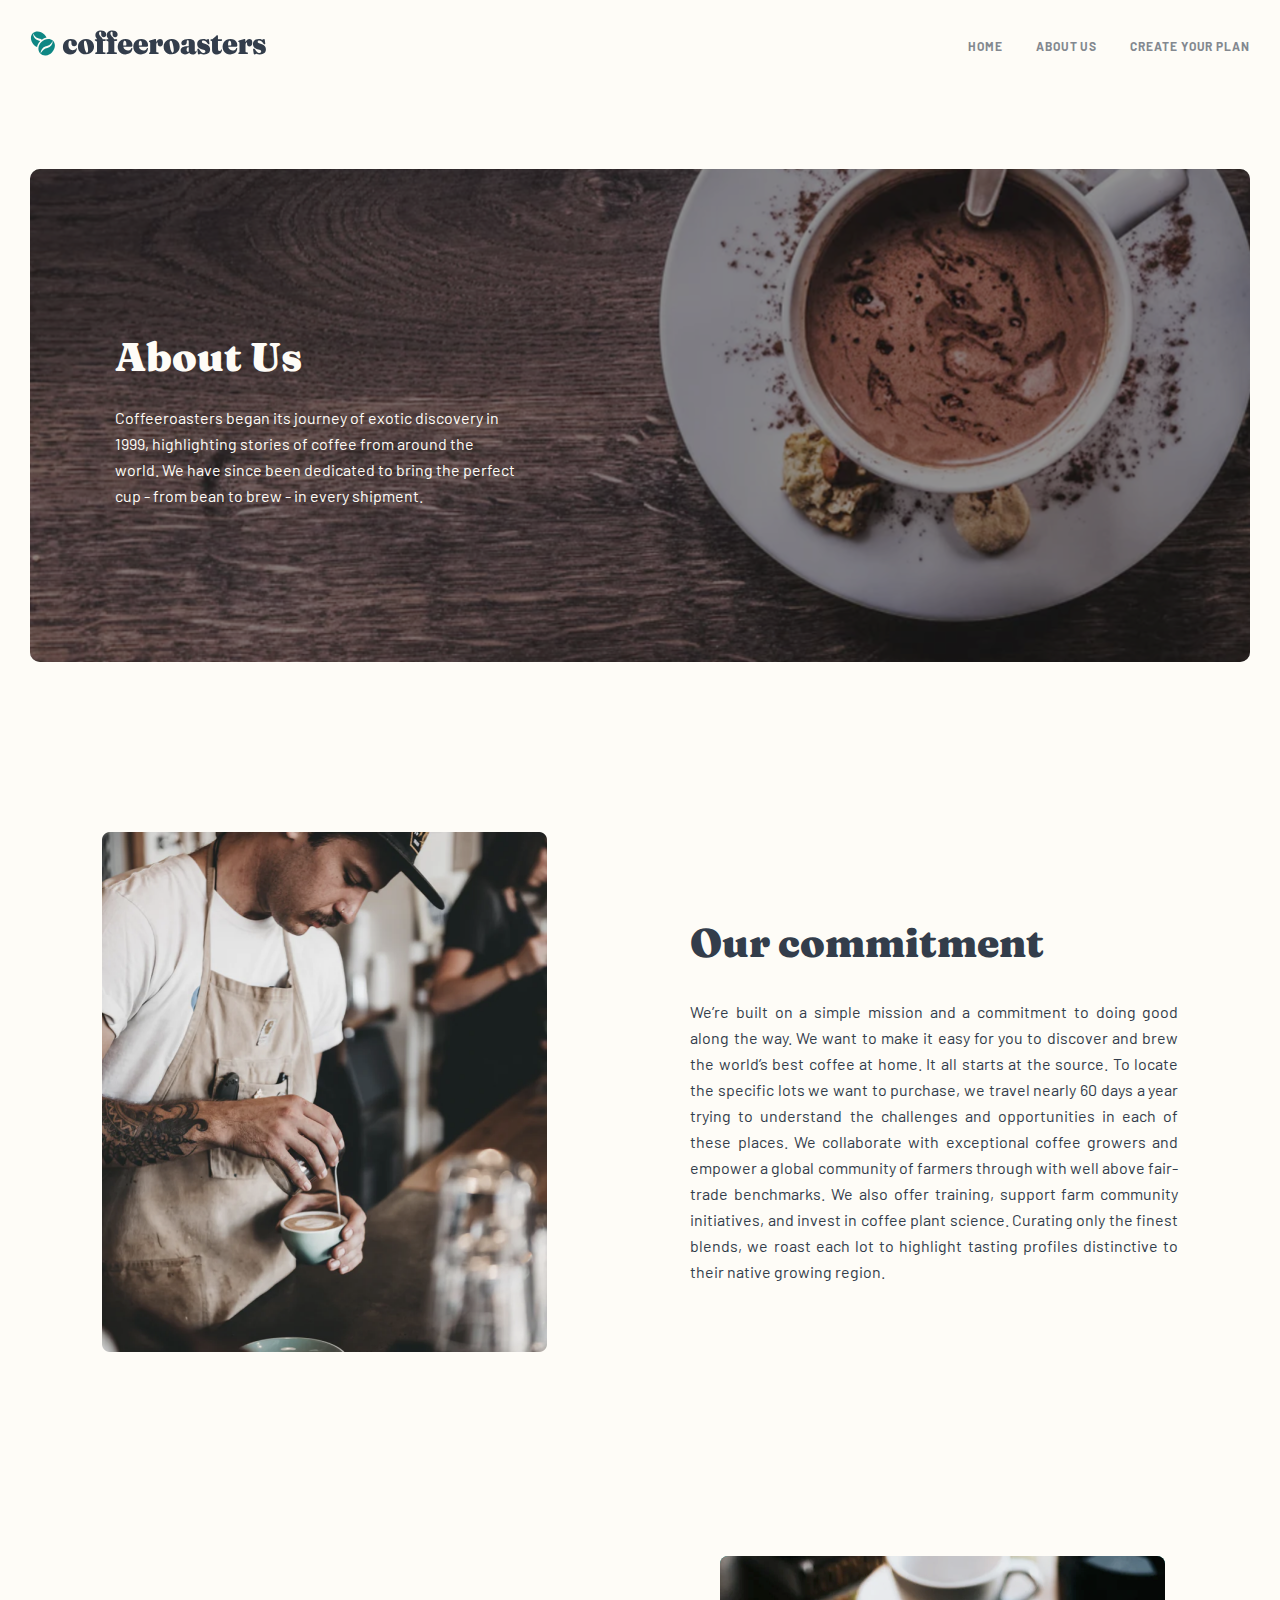
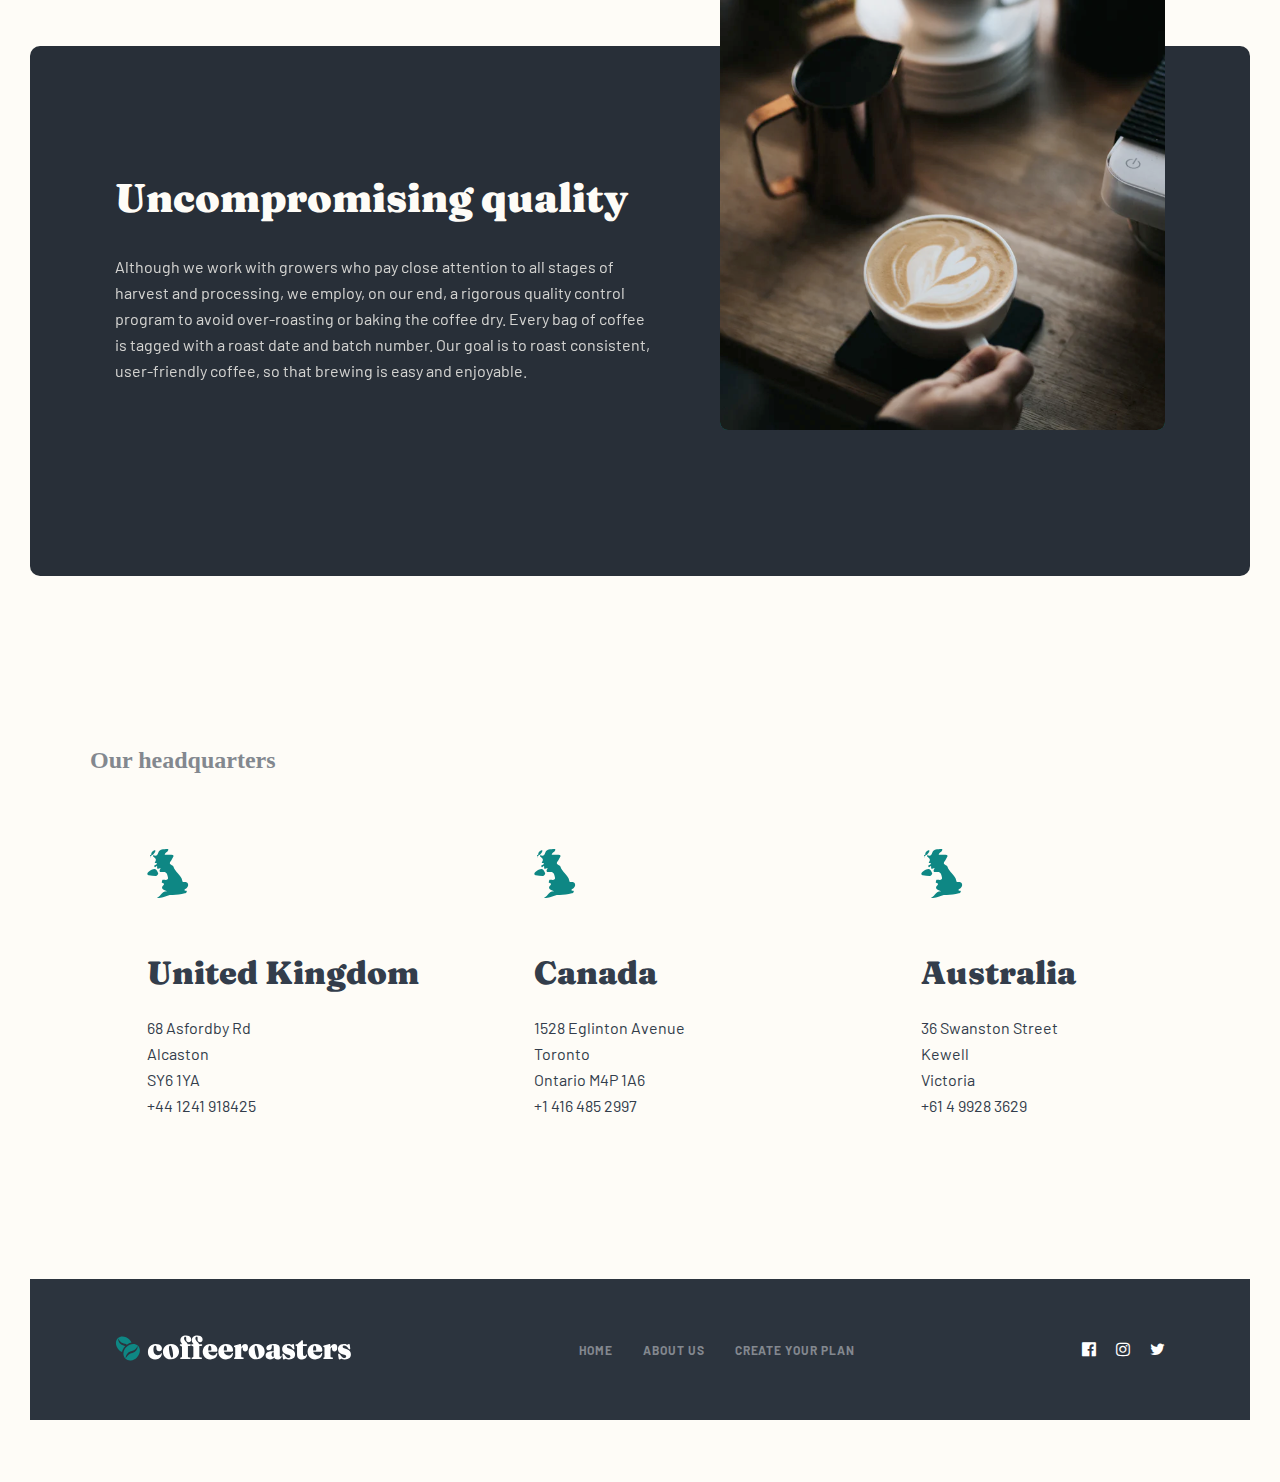
<file: about.html>
<!DOCTYPE html>
<html lang="en">

<head>
    <meta charset="UTF-8">
    <meta http-equiv="X-UA-Compatible" content="IE=edge">
    <meta name="viewport" content="width=device-width, initial-scale=1.0">
    <title>cofee</title>
    <link href="https://maxcdn.bootstrapcdn.com/font-awesome/4.7.0/css/font-awesome.min.css" rel="stylesheet"
        integrity="sha384-wvfXpqpZZVQGK6TAh5PVlGOfQNHSoD2xbE+QkPxCAFlNEevoEH3Sl0sibVcOQVnN" crossorigin="anonymous">
    <link rel="stylesheet" href="./css/about.css">
</head>

<body>
    <!-- header start  -->
    <header>
        <div class="container">
            <nav>
                <div class="nav-logo">
                    <a href="./about.html">
                        <img src="./images/logo.svg" alt="site-logo">
                    </a>
                </div>
                <div class="navbar">
                    <ul class="navbar__list">
                        <li class="navbar__item" href="./index.html">
                            <a class="mr" id="home" href="./index.html">
                            
                                HOME
                            </a>
                        </li>
                        <li class="navbar__item" href="./about.html">
                            <a   id="about" href="./about.html">
                            
                                ABOUT US
                            </a>
                        </li>
                        <li class="navbar__item" href="./plan.html">
                            <a id="plan" href="./plan.html">
                                Create your plan
                            </a>
                        </li>
                    </ul>
                </div>
                <button class="bar">
                    <i class="fa fa-bars" aria-hidden="true"></i>
                </button>
            </nav>
        </div>
    </header>
    <!-- header end  -->
    <!-- main start  -->
    <main>
        <section class="hero-wrapper">
            <div class="container">
                <div class="hero">
                    <div class="hero_text">
                        <h1>
                            About Us
                        </h1>
                        <p>
                            Coffeeroasters began its journey of exotic discovery in 1999, highlighting stories of coffee
                            from around the world. We have since been dedicated to bring the perfect cup - from bean to
                            brew - in every shipment.
                        </p>
                    </div>
                </div>
            </div>
        </section>
        <section class="info-wrapper">
            <div class="container">
                <div class="info">
                    <div class="info__img">
                        <img src="./images/info-img.png" alt="info-picture">
                    </div>
                    <div class="info__text">
                        <h2>
                            Our commitment
                        </h2>
                        <p>We’re built on a simple mission and a commitment to doing good along the way. We want to make
                            it easy for you to discover and brew the world’s best coffee at home. It all starts at the
                            source. To locate the specific lots we want to purchase, we travel nearly 60 days a year
                            trying to understand the challenges and opportunities in each of these places. We
                            collaborate with exceptional coffee growers and empower a global community of farmers
                            through with well above fair-trade benchmarks. We also offer training, support farm
                            community initiatives, and invest in coffee plant science. Curating only the finest blends,
                            we roast each lot to highlight tasting profiles distinctive to their native growing region.
                        </p>
                    </div>
                </div>
            </div>
        </section>
        <section class="quality-wrapper">
            <div class="container">
                <div class="quality">
                    <div class="quality__text">
                        <h3>Uncompromising quality</h3>
                        <p>Although we work with growers who pay close attention to all stages of harvest and
                            processing, we employ, on our end, a rigorous quality control program to avoid over-roasting
                            or baking the coffee dry. Every bag of coffee is tagged with a roast date and batch number.
                            Our goal is to roast consistent, user-friendly coffee, so that brewing is easy and
                            enjoyable.</p>
                    </div>
                    <div class="quality__img">
                        <img class="img-desktop" src="./images/quality-img.svg"  alt="">
                    </div>
                </div> 
                <div class="quality-media">
                    <div class="quality-media__img">
                        <img class="img-tablet" src="./images/quality-img-tablet.png" alt="">
                    </div>
                    <div class="quality-media__text">
                        <h3>Uncompromising quality</h3>
                        <p>Although we work with growers who pay close attention to all stages of harvest and
                            processing, we employ, on our end, a rigorous quality control program to avoid over-roasting
                            or baking the coffee dry. Every bag of coffee is tagged with a roast date and batch number.
                            Our goal is to roast consistent, user-friendly coffee, so that brewing is easy and
                            enjoyable.</p>
                    </div>
                </div>
            </div>  
        </section>
        <section class="country-wrappre">
            <div class="container">
                <div class="country">
                    <h4>
                        Our headquarters
                    </h4>
                    <div class="country__box-wrapper">
                        <div class="country__box">
                            <img src="./images/kingdom.svg" alt="united-kingdom-maps">
                            <h5>
                                United Kingdom
                            </h5>
                            <p>68  Asfordby Rd
                                <br>
                                Alcaston
                                <br>
                                SY6 1YA
                                <br>
                                +44 1241 918425</p>
                        </div> <div class="country__box">
                            <img src="./images/canada.svg" alt="united-kingdom-maps">
                            <h5>
                                Canada
                            </h5>
                            <p>1528  Eglinton Avenue
                                <br>
                                Toronto
                                <br>
                                Ontario M4P 1A6
                                <br>
                                +1 416 485 2997</p>
                        </div> <div class="country__box">
                            <img src="./images/kingdom.svg" alt="united-kingdom-maps">
                            <h5>
                                Australia
                            </h5>
                            <p>36 Swanston Street
                                <br>
                                Kewell
                                <br>
                                Victoria
                                <br>
                                +61 4 9928 3629</p>
                        </div>
                    </div>
                </div>
            </div>
        </section>
    </main>
    <!-- main end  -->
     <!-- footer start  -->
     <footer>
        <div class="container">
            <div class="footer">
                <div class="footer__logo">
                    <a href="./about.html">
                        <img src="./images/footer-logo.svg" alt="logo">
                    </a>
                </div>
                <div class="footer__navbar">
                    <ul class="footer__navbar-list">
                        <li class="footer__navbar-item" href="./index.html">
                            <a href="./index.html">
                                HOME
                        </a>
                    </li>
                        <li class="footer__navbar-item" href="./about.html">
                            <a href="./about.html">
                                ABOUT US
                        </a>
                    </li>
                        <li class="footer__navbar-item" href="./plan.html">
                            <a href="./plan.html">
                                Create your plan
                        </a>
                    </li>
                    </ul>
                </div>
                <div class="footer__icons">
                    <a href="#">
                        <i class="fa fa-facebook-official" aria-hidden="true"></i>
                    </a>
                    <a href="#">
                        <i class="fa fa-instagram" aria-hidden="true"></i>
                    </a>
                    <a href="#">
                        <i class="fa fa-twitter" aria-hidden="true"></i>
                    </a>
                </div>
            </div>
        </div>
    </footer>
    <!-- footer end  -->
</body>

</html>
</file>
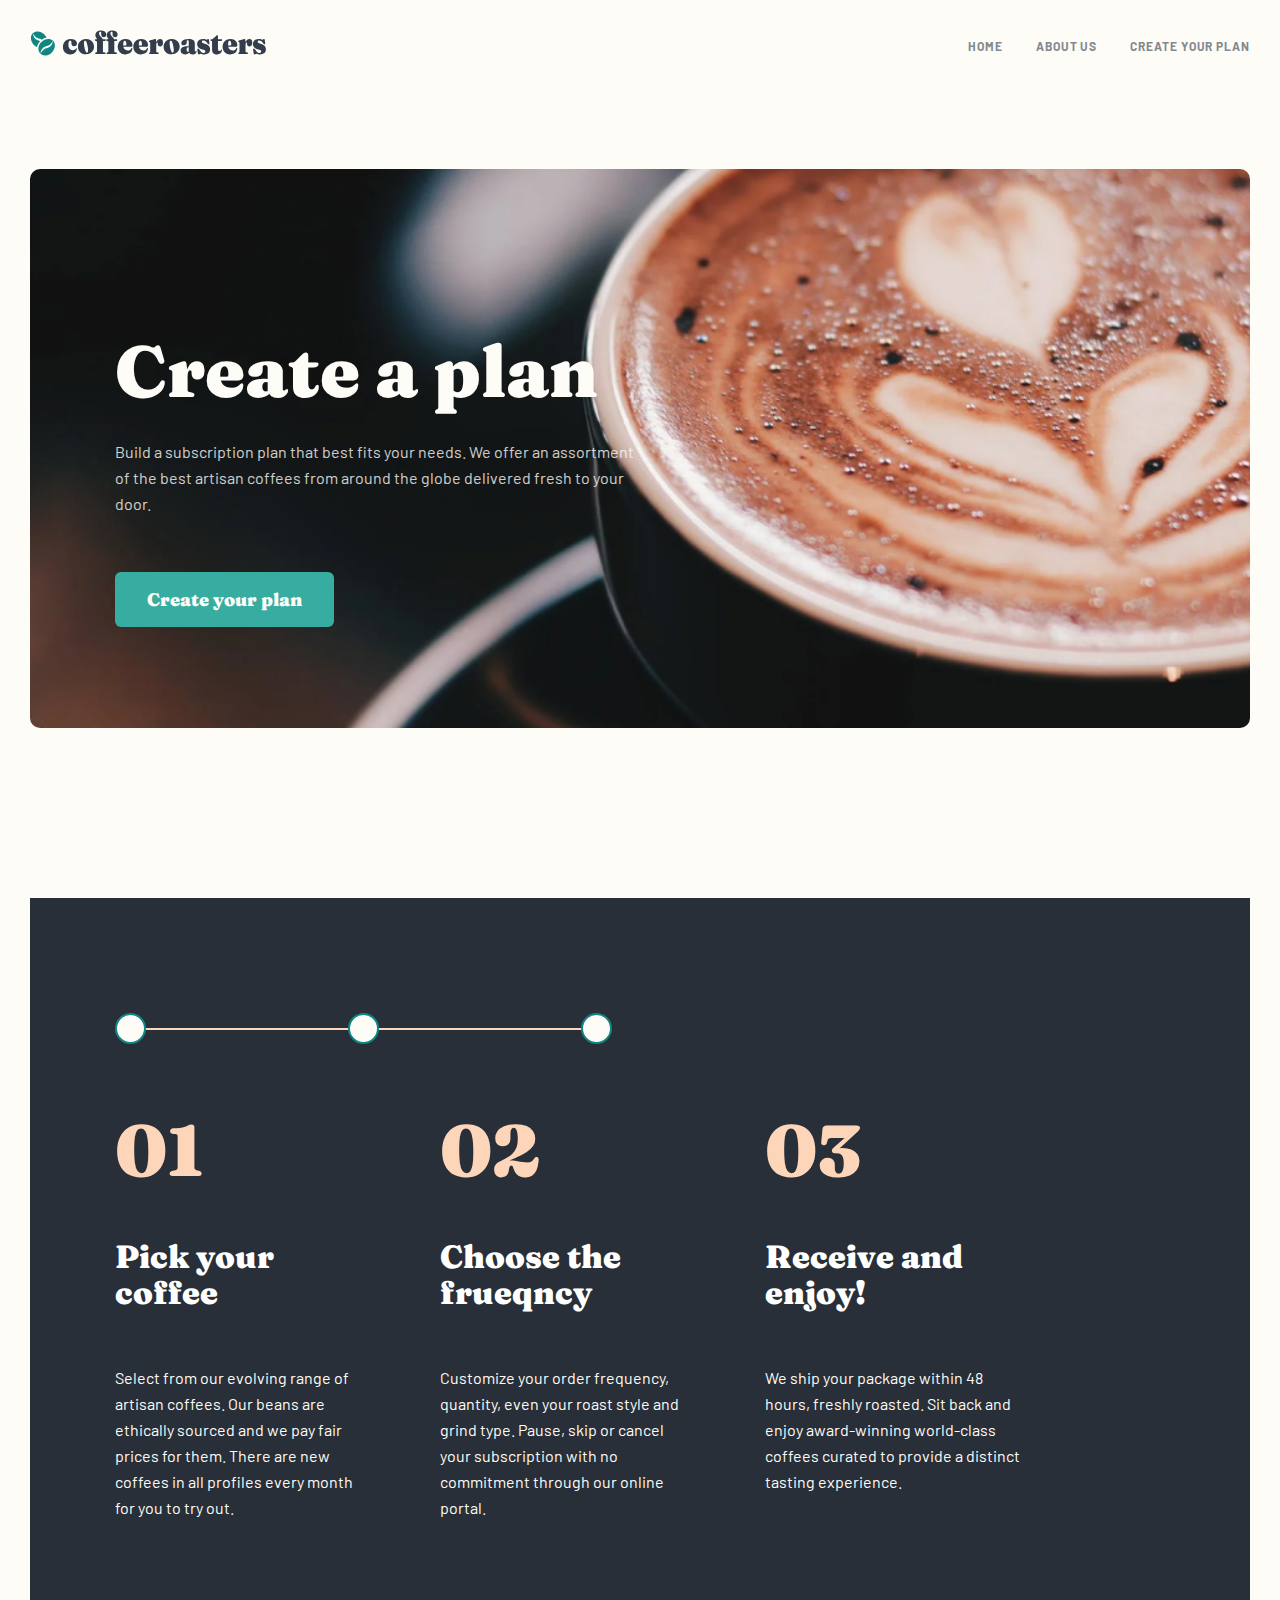
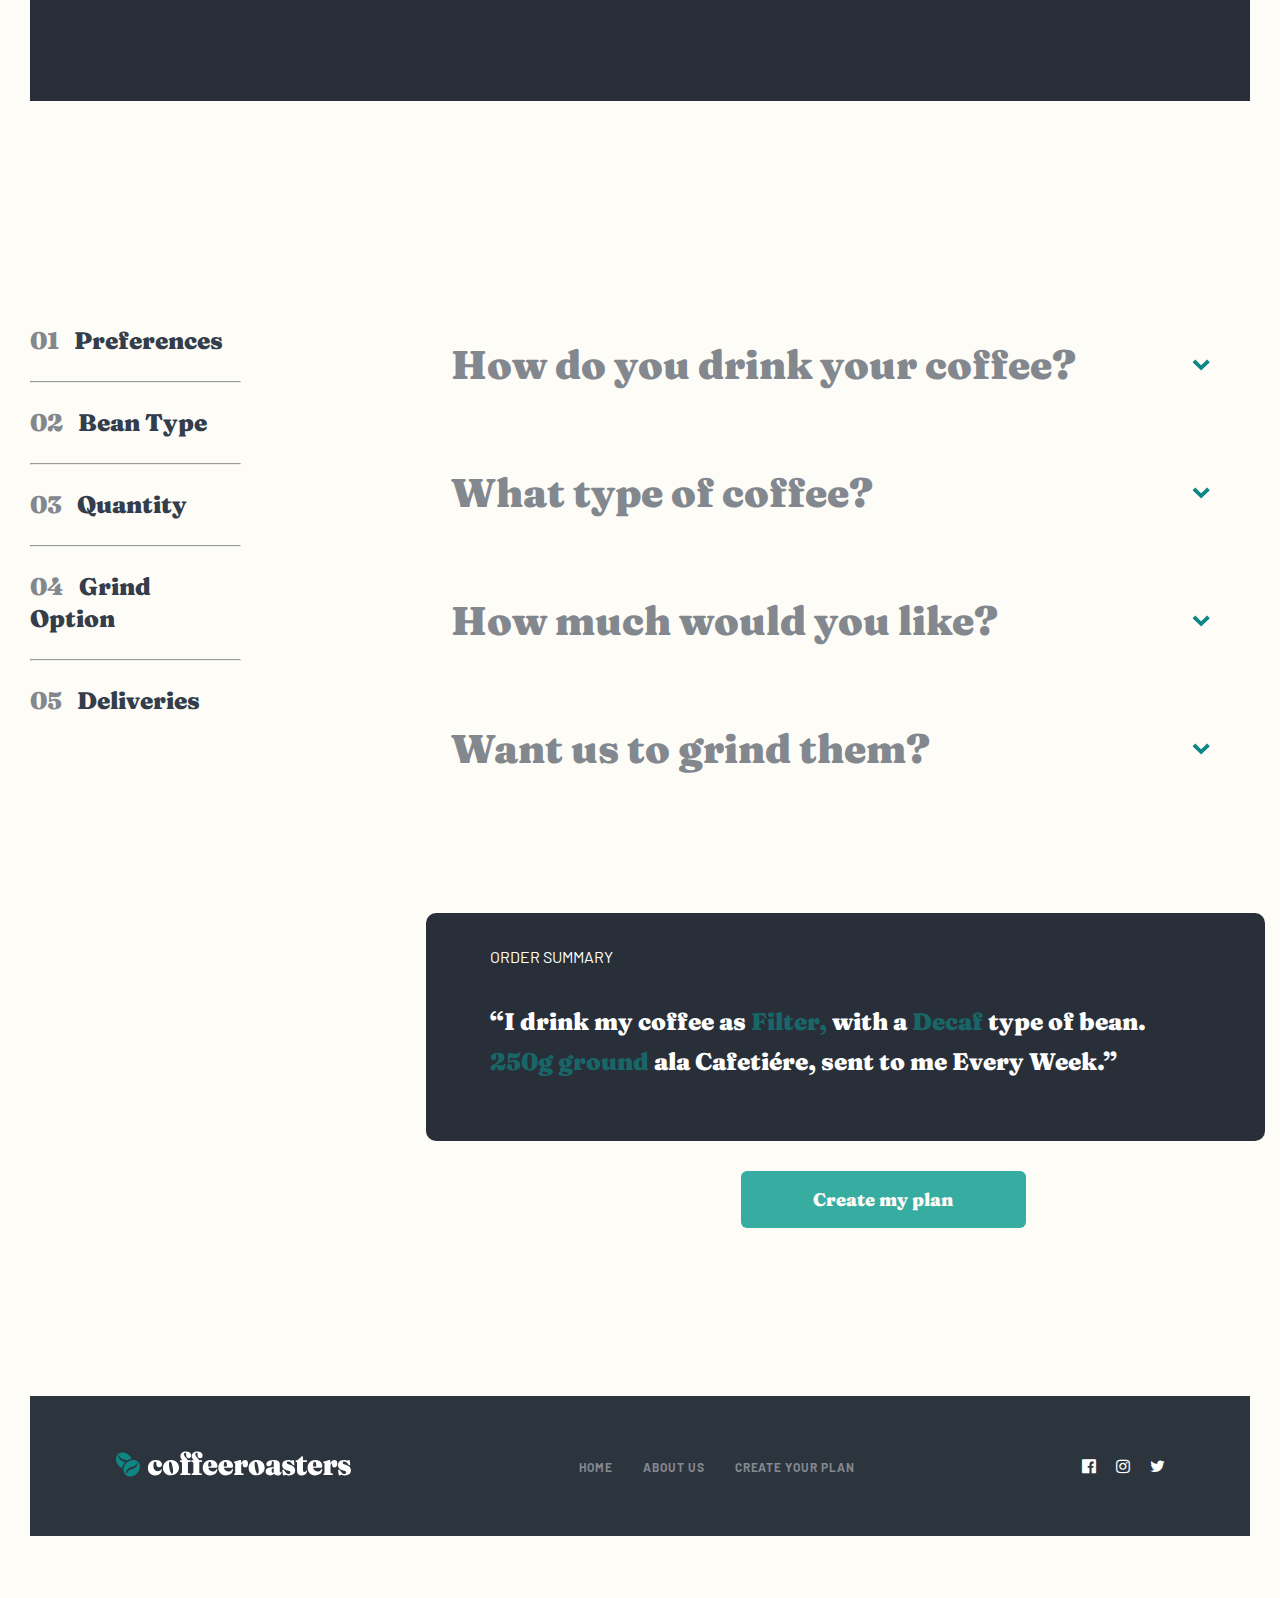
<file: plan.html>
<!DOCTYPE html>
<html lang="en">
<head>
    <meta charset="UTF-8">
    <meta http-equiv="X-UA-Compatible" content="IE=edge">
    <meta name="viewport" content="width=device-width, initial-scale=1.0">
    <link href="https://maxcdn.bootstrapcdn.com/font-awesome/4.7.0/css/font-awesome.min.css" rel="stylesheet"
        integrity="sha384-wvfXpqpZZVQGK6TAh5PVlGOfQNHSoD2xbE+QkPxCAFlNEevoEH3Sl0sibVcOQVnN" crossorigin="anonymous">
    <title>coffe</title>
    <link rel="stylesheet" href="./css/plan.css">
</head>
<body>
    <!-- header start  -->
    <header>
        <div class="container">
            <nav>
                <div class="nav-logo">
                    <a href="#">
                        <img src="./images/logo.svg" alt="site-logo">
                    </a>
                </div>
                <div class="navbar">
                    <ul class="navbar__list">
                        <li class="navbar__item" href="./index.html">
                            <a class="mr" id="home"    href="./index.html">
                            
                                HOME
                            </a>
                        </li>
                        <li class="navbar__item" href="./about.html">
                            <a    id="about" href="./about.html">
                            
                                ABOUT US
                            </a>
                        </li>
                        <li class="navbar__item" href="./plan.html">
                            <a  id="plan" href="./plan.html">
                            
                                Create your plan
                            </a>
                        </li>
                    </ul>
                </div>
                <button class="bar">
                    <i class="fa fa-bars" aria-hidden="true"></i>
                </button>
            </nav>
        </div>
    </header>
    <!-- header end  -->
    <!-- main start  -->
    <main>
        <section class="hero-wrapper">
            <div class="container">
                <div class="hero">
                    <div class="hero__title">
                        <h1>
                            Create a plan
                        </h1>
                        <p>
                            Build a subscription plan that best fits your needs. We offer an assortment of the best artisan coffees from around the globe delivered fresh to your door.
                        </p>
                        <a href="#plan">
                            Create your plan
                        </a>
                    </div>
                </div>
            </div>
        </section>
        <section class="work-wrapper">
            <div class="container">
                <div class="work">
                    <div class="check-box">
                        <img src="./images/check.svg" alt="check-box" >
                    </div>
                    <div class="work-hero-wrapper">
                        <div class="work-hero">
                            <span>
                                01
                            </span>
                            <h5>
                                Pick your
                                coffee
                            </h5>
                            <p>
                                Select from our evolving range of artisan coffees. Our beans are ethically sourced and we pay fair prices for them. There are new coffees in all profiles every month for you to try out.
                            </p>
                        </div>
                        <div class="work-hero">
                            <span>
                                02
                            </span>
                            <h5>
                                Choose the frueqncy
                            </h5>
                            <p>
                                Customize your order frequency, quantity, even your roast style 
                                and grind type. Pause, skip or cancel your subscription with 
                                no commitment through our online portal.
                            </p>
                        </div>
                        <div class="work-hero">
                            <span>
                                03
                            </span>
                            <h5>
                                Receive and enjoy!
                            </h5>
                            <p>
                                We ship your package within 48 hours, freshly roasted. Sit back and enjoy award-winning 
                                world-class coffees curated to provide a distinct tasting experience.
                            </p>
                        </div>
                    </div>
                </div>
            </div>
        </section>
        <section class="type-wrapper">
            <div class="container">
                <div class="type">
                    <div class="type-left">
                        <p><span>01</span>   Preferences</p>
                        <hr>
                        <p><span>02</span>   Bean Type</p>
                        <hr>
                        <p><span>03</span>   Quantity</p>
                        <hr>
                        <p><span>04</span>   Grind Option</p>
                        <hr>
                        <p><span>05</span>   Deliveries</p>
                    </div>
                    <div class="wrapper">
                        <div class="type-right">
                            <div class="type-right-title">
                                <h3>How do you drink your coffee?</h3>
                                <img src="./images/arrow-down.svg" alt="arrow-icons" width="18" height="12" class="arrow">
                            </div>
                            <div class="type-right-box">
                                <div class="box">
                                    <h5>Capsule</h5>
                                    <p>Compatible with Nespresso systems and similar brewers</p>
                                </div><div class="box">
                                    <h5>Filter</h5>
                                    <p>For pour over or drip methods like Aeropress, Chemex, and V60</p>
                                </div><div class="box">
                                    <h5>Espresso</h5>
                                    <p>Dense and finely ground beans for an intense, flavorful experience</p>
                                </div>
                            </div>
                        </div>
                        <div class="type-right">
                            <div class="type-right-title">
                                <h3>What type of coffee?</h3>
                                <img src="./images/arrow-down.svg" alt="arrow-icons" width="18" height="12" class="arrow">
                            </div>
                            <div class="type-right-box">
                                <div class="box">
                                    <h5>Single Origin</h5>
                                    <p>Distinct, high quality coffee from a specific family-owned farm</p>
                                </div><div class="box">
                                    <h5>Decaf</h5>
                                    <p>Just like regular coffee, except the caffeine has been removed</p>
                                </div><div class="box">
                                    <h5>Blended</h5>
                                    <p>Combination of two or three dark roasted beans of organic coffees</p>
                                </div>
                            </div>
                        </div>
                        <div class="type-right">
                            <div class="type-right-title">
                                <h3>How much would you like?</h3>
                                <img src="./images/arrow-down.svg" alt="arrow-icons" width="18" height="12" class="arrow">
                            </div>
                            <div class="type-right-box">
                                <div class="box">
                                    <h5>250g</h5>
                                    <p>Perfect for the solo drinker. Yields about 12 delicious cups.</p>
                                </div><div class="box">
                                    <h5>500g</h5>
                                    <p>Perfect option for a couple. Yields about 40 delectable cups.</p>
                                </div><div class="box">
                                    <h5>1000g</h5>
                                    <p>Perfect for offices and events. Yields about 90 delightful cups.</p>
                                </div>
                            </div>
                        </div>
                        <div class="type-right">
                            <div class="type-right-title">
                                <h3>Want us to grind them?</h3>
                                <img src="./images/arrow-down.svg" alt="arrow-icons" width="18" height="12" class="arrow">
                            </div>
                            <div class="type-right-box">
                                <div class="box">
                                    <h5>Every week</h5>
                                    <p>$7.20 per shipment. Includes free first-class shipping.</p>
                                </div><div class="box">
                                    <h5>Every 2 weeks</h5>
                                    <p>$9.60 per shipment. Includes free priority shipping.</p>
                                </div><div class="box">
                                    <h5>Every month</h5>
                                    <p>$12.00 per shipment. Includes free priority shipping.</p>
                                </div>
                            </div>
                        </div>
                        <div class="quote">
                            <p>Order Summary</p>
                            <h4>“I drink my coffee as <strong>Filter, </strong>with a <strong>Decaf</strong> type of bean. <strong>250g ground</strong> ala Cafetiére, sent to me Every Week.”</h4>
                        </div>
                        <a  class="btn" href="#plan">Create my plan</a>
                    </div>
                </div>
            </div>
        </section>
    </main>
    <!-- main end -->
     <!-- footer start  -->
     <footer>
        <div class="container">
            <div class="footer">
                <div class="footer__logo">
                    <a href="./plan.html">
                        <img src="./images/footer-logo.svg" alt="logo">
                    </a>
                </div>
                <div class="footer__navbar">
                    <ul class="footer__navbar-list">
                        <li class="footer__navbar-item">
                            <a  href="./index.html">
                                HOME
                        </a>
                    </li>
                        <li class="footer__navbar-item" href="./about.html">
                            <a href="./about.html">
                                ABOUT US
                        </a>
                    </li>
                        <li class="footer__navbar-item" href="./plan.html" >
                            <a href="./plan.html">
                                Create your plan
                        </a>
                    </li>
                    </ul>
                </div>
                <div class="footer__icons">
                    <a href="#" target="_blank">
                        <i class="fa fa-facebook-official" aria-hidden="true"></i>
                    </a>
                    <a href="#" target="_blank">
                        <i class="fa fa-instagram" aria-hidden="true"></i>
                    </a>
                    <a href="#" target="_blank">
                        <i class="fa fa-twitter" aria-hidden="true" ></i>
                    </a>
                </div>
            </div>
        </div>
    </footer>
    <!-- footer end  -->
</body>
</html>
</file>
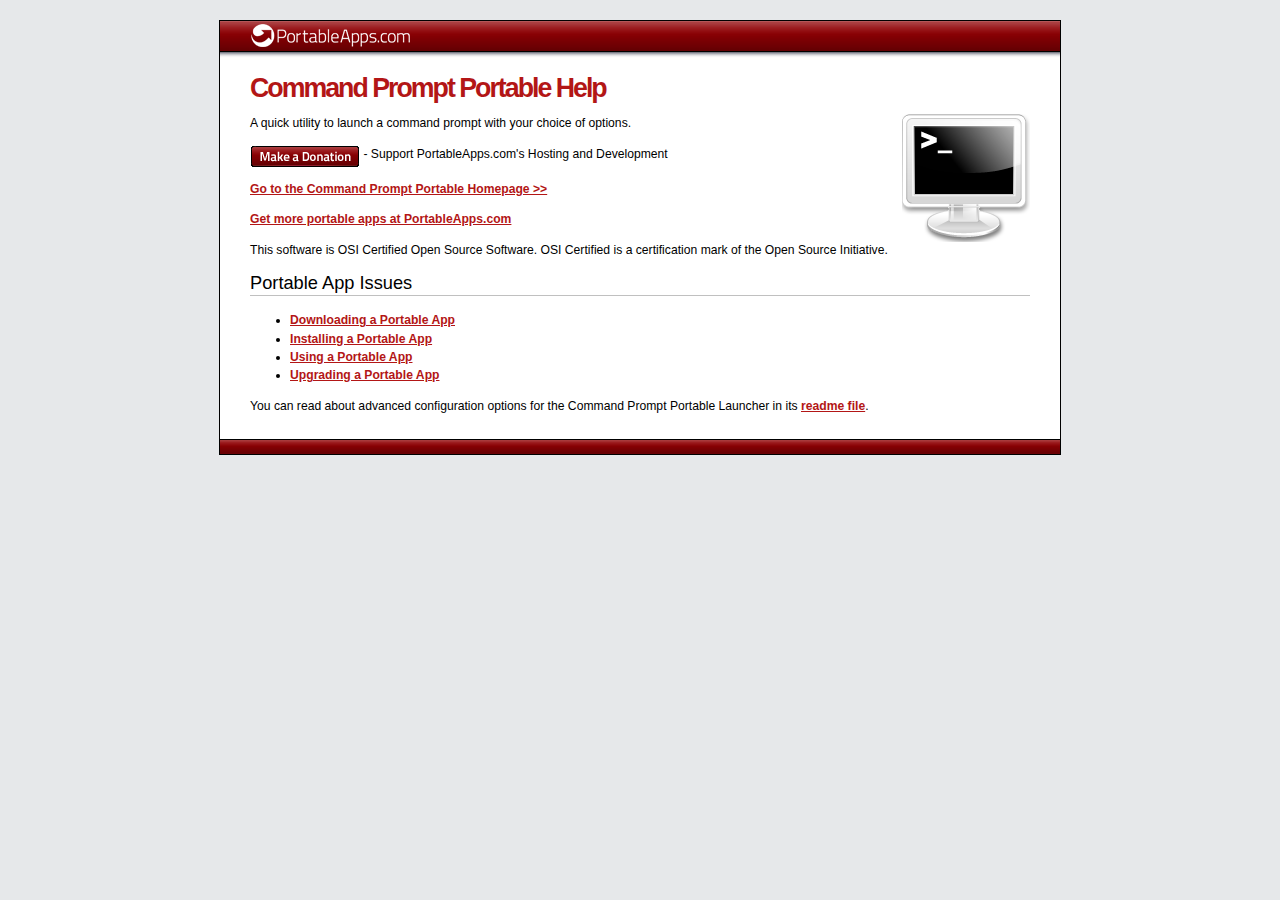
<file: images/CommandPromptPortable/help.html>
<!DOCTYPE HTML PUBLIC "-//W3C//DTD HTML 4.01 Transitional//EN" "http://www.w3.org/TR/html4/loose.dtd">
<html lang="en-US"><head><title>Command Prompt Portable Help</title>
	<link rel="alternate" type="application/rss+xml" title="PortableApps.com" href="https://portableapps.com/feeds/general">
	<link rel="SHORTCUT ICON" href="Other/Help/images/favicon.ico">
<style>body {
	font-family: Verdana,Arial,Helvetica,sans-serif;
	font-size: 76%;
	color: #000;
	margin: 20px;
	background: #E6E8EA;
	text-align: center;
}
a
{
	color: #B31616;
	font-weight: bold;
}
a:link {
	}
a:visited {
	}
a:active {
	}
a:hover {
	color: red;
	}
h1, h2, h3, h4, h5, h6 {
	font-family: Arial, sans-serif;
	font-weight: normal;
}
h1 {
	color: #B31616;
	font-weight: bold;
	letter-spacing: -2px;
	font-size: 2.2em;
	border-bottom: 1px solid silver;
	padding-bottom: 5px;
	}
h2 {
	font-size: 1.5em;
	border-bottom: 1px solid silver;
	padding-bottom: 3px;
	clear: both;
	}
h3 {
	font-size: 1.2em;
	}
h4 {
	font-size: 1.1em;
	}
h5 {
	font-size: 1.0em;
	}
h6 {
	font-size: 0.8em;
	}
img {
	border: 0;
	}
ol, ul, li {
	font-size: 1.0em;
	}
p, table, tr, td, th {
	font-size: 1.0em;
	}
pre {
	font-family: Courier New,Courier,monospace;
	font-size: 1.0em;
	}
strong, b {
	font-weight: bold;
	}
table, tr, td {
	font-size: 1.0em;
	border-collapse: collapse;
}
td, th {
	border: 1px solid #aaaaaa;
	border-collapse: collapse;
	padding: 3px;
}
th {
	background: #3667A8;
	color: white;
}
ol ol {
	list-style-type: lower-alpha;
}
.content {
	text-align: left;
	margin-left: auto;
	margin-right: auto;
	width: 780px;
	background-color: #FFFFFF;
	border-left: 1px solid Black;
	border-right: 1px solid Black;
	padding: 12px 30px;
	line-height: 150%;
}
.logo {
	background: #ffffff url("Other/Help/images/help_background_header.png") repeat-x;
	width: 840px;
	margin-top: 20px;
	margin-left: auto;
	margin-right: auto;
	text-align: left;
	border-right: 1px solid black;
	border-left: 1px solid black;
}
.footer {
	background: #ffffff url("Other/Help/images/help_background_footer.png") repeat-x;
	width: 840px;
	height: 16px;
	margin-left: auto;
	margin-right: auto;
	text-align: left;
	border-right: 1px solid black;
	border-left: 1px solid black;
}
.logo img {
	padding-left: 0px;
	border: none;
	position: relative;
	top: -4px;
}
* html .content {
	width: 760px;
}
* html .logo, * html .footer {
	width: 820px;
}
.content h1 {
	margin: 0px;
}
h1.hastagline {
	border: 0;
}
h2.tagline {
	color: #747673;
	clear: none;
	margin-top: 0em;
}
/*printer styles*/ 
@media print{ 
body, .content {margin: 0; padding: 0;}
.navigation, .locator, .footer a, .message, .footer-links {display:none;} 
.footer, .content, .header {border: none;}
a {text-decoration: none; font-weight: normal; color: black;}
}</style>
</head>
<body>
<div class="logo"><a href="https://portableapps.com/"><img src="Other/Help/images/help_logo_top.png" width="229" height="47" alt="PortableApps.com - Your Digital Life, Anywhere"></a></div>
<div class="content">
<h1 class="hastagline">Command Prompt Portable Help</h1>
<p><img src="App\AppInfo\appicon_128.png" width="128" height="128" style="float:right;">A quick utility to launch a command prompt with your choice of options.</p>

<a href="https://portableapps.com/donate"><img src="Other/Help/images/donation_button.png" width="110" height="23" border="0" align="top" alt="Make a Donation"></a> - Support PortableApps.com's Hosting and Development

<p><a href="https://portableapps.com/apps/utilities/command_prompt_portable">Go to the Command Prompt Portable Homepage &gt;&gt;</a></p>

<p><a href="https://portableapps.com/">Get more portable apps at PortableApps.com</a></p>

<p>This software is OSI Certified Open Source Software. OSI Certified is a certification mark of the Open Source Initiative.</p>

<h2>Portable App Issues</h2>
<ul>
	<li><a href="https://portableapps.com/support/portable_app#downloading">Downloading a Portable App</a></li>
	<li><a href="https://portableapps.com/support/portable_app#installing">Installing a Portable App</a></li>
	<li><a href="https://portableapps.com/support/portable_app#using">Using a Portable App</a></li>
	<li><a href="https://portableapps.com/support/portable_app#upgrading">Upgrading a Portable App</a></li>
</ul>

<p>You can read about advanced configuration options for the Command Prompt Portable Launcher in its <a href="Other/Source/Readme.txt">readme file</a>.</p>
</div>
<div class="footer"></div>
</body>
</html>
</file>
<file: css/about.css>
/* fraunces-regular - latin */
@font-face {
  font-family: "Fraunces";
  font-style: normal;
  font-weight: 400;
  src: local(""), url("../fonts/fraunces-v23-latin-regular.woff2") format("woff2"), url("../fonts/fraunces-v23-latin-regular.woff") format("woff"); /* Chrome 6+, Firefox 3.6+, IE 9+, Safari 5.1+ */
}
/* fraunces-900 - latin */
@font-face {
  font-family: "Fraunces";
  font-style: normal;
  font-weight: 900;
  src: local(""), url("../fonts/fraunces-v23-latin-900.woff2") format("woff2"), url("../fonts/fraunces-v23-latin-900.woff") format("woff"); /* Chrome 6+, Firefox 3.6+, IE 9+, Safari 5.1+ */
}
/* barlow-regular - latin */
@font-face {
  font-family: "Barlow";
  font-style: normal;
  font-weight: 400;
  src: local(""), url("../fonts/barlow-v12-latin-regular.woff2") format("woff2"), url("../fonts/barlow-v12-latin-regular.woff") format("woff"); /* Chrome 6+, Firefox 3.6+, IE 9+, Safari 5.1+ */
}
/* barlow-700 - latin */
@font-face {
  font-family: "Barlow";
  font-style: normal;
  font-weight: 700;
  src: local(""), url("../fonts/barlow-v12-latin-700.woff2") format("woff2"), url("../fonts/barlow-v12-latin-700.woff") format("woff"); /* Chrome 6+, Firefox 3.6+, IE 9+, Safari 5.1+ */
}
/*! normalize.css v8.0.1 | MIT License | github.com/necolas/normalize.css */
/* Document
   ========================================================================== */
/**
 * 1. Correct the line height in all browsers.
 * 2. Prevent adjustments of font size after orientation changes in iOS.
 */
html {
  line-height: 1.15; /* 1 */
  -webkit-text-size-adjust: 100%; /* 2 */
}

/* Sections
   ========================================================================== */
/**
 * Remove the margin in all browsers.
 */
body {
  margin: 0;
}

/**
 * Render the `main` element consistently in IE.
 */
main {
  display: block;
}

/**
 * Correct the font size and margin on `h1` elements within `section` and
 * `article` contexts in Chrome, Firefox, and Safari.
 */
h1 {
  font-size: 2em;
  margin: 0.67em 0;
}

/* Grouping content
   ========================================================================== */
/**
 * 1. Add the correct box sizing in Firefox.
 * 2. Show the overflow in Edge and IE.
 */
hr {
  box-sizing: content-box; /* 1 */
  height: 0; /* 1 */
  overflow: visible; /* 2 */
}

/**
 * 1. Correct the inheritance and scaling of font size in all browsers.
 * 2. Correct the odd `em` font sizing in all browsers.
 */
pre {
  font-family: monospace, monospace; /* 1 */
  font-size: 1em; /* 2 */
}

/* Text-level semantics
   ========================================================================== */
/**
 * Remove the gray background on active links in IE 10.
 */
a {
  background-color: transparent;
}

/**
 * 1. Remove the bottom border in Chrome 57-
 * 2. Add the correct text decoration in Chrome, Edge, IE, Opera, and Safari.
 */
abbr[title] {
  border-bottom: none; /* 1 */
  text-decoration: underline; /* 2 */
  -webkit-text-decoration: underline dotted;
          text-decoration: underline dotted; /* 2 */
}

/**
 * Add the correct font weight in Chrome, Edge, and Safari.
 */
b,
strong {
  font-weight: bolder;
}

/**
 * 1. Correct the inheritance and scaling of font size in all browsers.
 * 2. Correct the odd `em` font sizing in all browsers.
 */
code,
kbd,
samp {
  font-family: monospace, monospace; /* 1 */
  font-size: 1em; /* 2 */
}

/**
 * Add the correct font size in all browsers.
 */
small {
  font-size: 80%;
}

/**
 * Prevent `sub` and `sup` elements from affecting the line height in
 * all browsers.
 */
sub,
sup {
  font-size: 75%;
  line-height: 0;
  position: relative;
  vertical-align: baseline;
}

sub {
  bottom: -0.25em;
}

sup {
  top: -0.5em;
}

/* Embedded content
   ========================================================================== */
/**
 * Remove the border on images inside links in IE 10.
 */
img {
  border-style: none;
}

/* Forms
   ========================================================================== */
/**
 * 1. Change the font styles in all browsers.
 * 2. Remove the margin in Firefox and Safari.
 */
button,
input,
optgroup,
select,
textarea {
  font-family: inherit; /* 1 */
  font-size: 100%; /* 1 */
  line-height: 1.15; /* 1 */
  margin: 0; /* 2 */
}

/**
 * Show the overflow in IE.
 * 1. Show the overflow in Edge.
 */
button,
input { /* 1 */
  overflow: visible;
}

/**
 * Remove the inheritance of text transform in Edge, Firefox, and IE.
 * 1. Remove the inheritance of text transform in Firefox.
 */
button,
select { /* 1 */
  text-transform: none;
}

/**
 * Correct the inability to style clickable types in iOS and Safari.
 */
button,
[type=button],
[type=reset],
[type=submit] {
  -webkit-appearance: button;
}

/**
 * Remove the inner border and padding in Firefox.
 */
button::-moz-focus-inner,
[type=button]::-moz-focus-inner,
[type=reset]::-moz-focus-inner,
[type=submit]::-moz-focus-inner {
  border-style: none;
  padding: 0;
}

/**
 * Restore the focus styles unset by the previous rule.
 */
button:-moz-focusring,
[type=button]:-moz-focusring,
[type=reset]:-moz-focusring,
[type=submit]:-moz-focusring {
  outline: 1px dotted ButtonText;
}

/**
 * Correct the padding in Firefox.
 */
fieldset {
  padding: 0.35em 0.75em 0.625em;
}

/**
 * 1. Correct the text wrapping in Edge and IE.
 * 2. Correct the color inheritance from `fieldset` elements in IE.
 * 3. Remove the padding so developers are not caught out when they zero out
 *    `fieldset` elements in all browsers.
 */
legend {
  box-sizing: border-box; /* 1 */
  color: inherit; /* 2 */
  display: table; /* 1 */
  max-width: 100%; /* 1 */
  padding: 0; /* 3 */
  white-space: normal; /* 1 */
}

/**
 * Add the correct vertical alignment in Chrome, Firefox, and Opera.
 */
progress {
  vertical-align: baseline;
}

/**
 * Remove the default vertical scrollbar in IE 10+.
 */
textarea {
  overflow: auto;
}

/**
 * 1. Add the correct box sizing in IE 10.
 * 2. Remove the padding in IE 10.
 */
[type=checkbox],
[type=radio] {
  box-sizing: border-box; /* 1 */
  padding: 0; /* 2 */
}

/**
 * Correct the cursor style of increment and decrement buttons in Chrome.
 */
[type=number]::-webkit-inner-spin-button,
[type=number]::-webkit-outer-spin-button {
  height: auto;
}

/**
 * 1. Correct the odd appearance in Chrome and Safari.
 * 2. Correct the outline style in Safari.
 */
[type=search] {
  -webkit-appearance: textfield; /* 1 */
  outline-offset: -2px; /* 2 */
}

/**
 * Remove the inner padding in Chrome and Safari on macOS.
 */
[type=search]::-webkit-search-decoration {
  -webkit-appearance: none;
}

/**
 * 1. Correct the inability to style clickable types in iOS and Safari.
 * 2. Change font properties to `inherit` in Safari.
 */
::-webkit-file-upload-button {
  -webkit-appearance: button; /* 1 */
  font: inherit; /* 2 */
}

/* Interactive
   ========================================================================== */
/*
 * Add the correct display in Edge, IE 10+, and Firefox.
 */
details {
  display: block;
}

/*
 * Add the correct display in all browsers.
 */
summary {
  display: list-item;
}

/* Misc
   ========================================================================== */
/**
 * Add the correct display in IE 10+.
 */
template {
  display: none;
}

/**
 * Add the correct display in IE 10.
 */
[hidden] {
  display: none;
}

* {
  box-sizing: border-box;
  transition: all 0.3s;
}

body {
  margin: 0 auto;
  padding: 0 10px;
  font-family: "Fraunces 9pt", sans-serif;
  font-family: "Barlow", sans-serif;
  background: #FEFCF7;
}

html {
  scroll-behavior: smooth;
}

img {
  -o-object-fit: cover;
     object-fit: cover;
}

h1, h2, h3, h4, h5 {
  font-family: "Barlow" "Fraunces";
}

P {
  font-family: "Barlow";
}

a {
  text-decoration: none;
}

ul li {
  list-style-type: none;
}

.container {
  margin: 0 auto;
  padding: 0 20px;
  max-width: 1280px;
}

.visually-hidden {
  position: absolute;
  width: 1px;
  height: 1px;
  margin: -1px;
  padding: 0;
  overflow: hidden;
  border: 0;
  clip: rect(0 0 0 0);
}

nav {
  display: flex;
  justify-content: space-between;
  align-items: center;
  margin-bottom: 80px;
  padding-top: 30px;
  padding-bottom: 30px;
}

.bar {
  display: none;
}

.navbar__list {
  margin: 0;
  padding: 0;
  display: flex;
  justify-content: space-between;
  align-items: center;
}

.navbar__item a {
  margin-left: 33px;
  font-weight: 700;
  font-size: 12px;
  line-height: 15px;
  letter-spacing: 0.923077px;
  text-transform: uppercase;
  color: #83888F;
  transition: all 0.2s ease;
}

.navbar__item a:hover {
  color: #333D4B;
}

.navbar__item .mr {
  margin: 0;
}

@media only screen and (max-width: 700px) {
  .container {
    padding-left: 0px;
    padding-right: 0px;
  }
  nav {
    padding-left: 0;
    padding-right: 0;
  }
  .navbar {
    display: none;
  }
  .bar {
    display: inline-block;
    border: none;
    background-color: transparent;
  }
}
.hero {
  background-image: url(./../../images/coffe-bg-img.svg);
  background-repeat: no-repeat;
  background-position: center;
  background-size: cover;
  border-radius: 10px;
  width: 100%;
  margin-bottom: 170px;
}
.hero_text {
  padding: 137px 0 137px 85px;
  width: 40%;
}
.hero_text h1 {
  font-family: "Fraunces";
  font-weight: 900;
  font-size: 40px;
  line-height: 48px;
  color: #FEFCF7;
  margin-bottom: 24px;
}
.hero_text p {
  font-weight: 400;
  font-size: 16px;
  line-height: 26px;
  color: #FEFCF7;
}

@media only screen and (max-width: 980px) {
  .hero {
    background-image: url(./../../images/media-cofee-bg-img.svg);
    background-repeat: no-repeat;
    background-position: center;
    background-size: cover;
    border-radius: 10px;
  }
  .hero_text {
    padding: 120px 0 120px 60px;
    width: 60%;
  }
  .hero_text h1 {
    font-size: 32px;
    line-height: 40px;
  }
  .hero_text p {
    font-size: 15px;
    line-height: 25px;
  }
}
@media only screen and (max-width: 600px) {
  .hero {
    background-image: url(./../../images/mobile-coffe-bg-img.svg);
    background-repeat: no-repeat;
    background-position: center;
    background-size: cover;
    border-radius: 10px;
  }
  .hero_text {
    padding: 100px 0;
    width: 80%;
    margin: 0 auto;
    text-align: center;
  }
  .hero_text h1 {
    text-align: center;
    font-size: 28px;
    line-height: 28px;
  }
}
.info {
  display: flex;
  justify-content: space-around;
  align-items: center;
  margin-bottom: 290px;
}
.info__img img {
  width: 445px;
  height: 520px;
}
.info__text {
  width: 40%;
}
.info__text h2 {
  font-weight: 900;
  font-size: 40px;
  line-height: 48px;
  color: #333D4B;
  margin-bottom: 32px;
  font-family: "Fraunces";
}
.info__text p {
  font-weight: 400;
  font-size: 16px;
  line-height: 26px;
  color: #333D4B;
  text-align: justify;
}

@media only screen and (max-width: 980px) {
  .info {
    justify-content: space-around;
  }
  .info__img img {
    border-radius: 10px;
    width: 320px;
  }
  .info__text {
    width: 39%;
  }
  .info__text h2 {
    font-size: 32px;
  }
  .info__text p {
    font-size: 17px;
    line-height: 25px;
  }
}
@media only screen and (max-width: 650px) {
  .info {
    flex-direction: column;
  }
  .info__img img {
    border-radius: 10px;
    width: 400px;
  }
  .info__text {
    text-align: center;
    width: 70%;
  }
}
@media only screen and (max-width: 418px) {
  .info {
    flex-direction: column;
  }
  .info__img img {
    border-radius: 10px;
    width: 300px;
  }
  .info__text {
    text-align: center;
    width: 70%;
  }
}
.quality-media {
  display: none;
}

.quality {
  margin-bottom: 168px;
  padding: 88px 85px;
  padding-bottom: 176px;
  background: #282f38;
  border-radius: 10px;
  display: flex;
  justify-content: space-between;
  position: relative;
}

.quality__text {
  max-width: 540px;
}
.quality__text h3 {
  margin-bottom: 32px;
  font-family: "Fraunces";
  font-style: normal;
  font-weight: 900;
  font-size: 40px;
  line-height: 48px;
  color: #FEFCF7;
}
.quality__text p {
  font-family: "Barlow";
  font-style: normal;
  font-weight: 400;
  font-size: 16px;
  line-height: 26px;
  color: #FEFCF7;
  opacity: 0.8;
}

.quality__img {
  width: 445px;
}
.quality__img .img-tablet {
  display: none;
}
.quality__img img {
  position: absolute;
  top: -90px;
}

@media screen and (max-width: 1250px) {
  .quality {
    display: none;
  }
  .img-desktop {
    display: none;
  }
  .quality-media {
    margin: 0 30px;
    display: block;
    background: #282f38;
    display: flex;
    align-items: center;
    flex-direction: column;
    position: relative;
    border-radius: 10px;
    padding: 200px 74px 67px;
  }
  .quality-media__img {
    position: absolute;
    top: -152px;
  }
  .quality-media__img img {
    width: 100%;
  }
  .quality-media__text {
    width: 90%;
    text-align: center;
  }
  .quality-media__text h3 {
    font-family: "Fraunces ";
    font-style: normal;
    font-weight: 900;
    font-size: 32px;
    line-height: 48px;
    text-align: center;
    color: #FEFCF7;
  }
  .quality-media__text p {
    font-family: "Barlow";
    font-style: normal;
    font-weight: 400;
    font-size: 15px;
    line-height: 25px;
    text-align: center;
    color: #FEFCF7;
    opacity: 0.8;
  }
}
@media screen and (max-width: 788px) {
  .quality-media {
    padding-top: 150px;
    margin: 0 20px;
  }
  .quality-media__img img {
    width: 432px;
  }
}
@media screen and (max-width: 535px) {
  .quality-media {
    padding-top: 130px;
  }
  .quality-media__img {
    top: -100px;
  }
  .quality-media__img img {
    width: 300px;
  }
  .quality-media__text h3 {
    font-size: 28px;
    line-height: 28px;
  }
  .quality-media__text p {
    font-size: 15px;
    line-height: 25px;
  }
}
@media screen and (max-width: 418px) {
  .quality-media {
    padding: 0;
    padding-top: 130px;
    width: 100%;
  }
  .quality-media__img {
    top: -60px;
  }
  .quality-media__img img {
    width: 230px;
  }
  .quality-media__text {
    padding: 0;
    padding-bottom: 50px;
    margin: 0;
    width: 80%;
  }
  .quality-media__text h3 {
    text-align: center;
    font-size: 28px;
    line-height: 28px;
  }
  .quality-media__text p {
    text-align: center;
    font-size: 15px;
    line-height: 25px;
  }
}
.country {
  padding-left: 60px;
  margin-bottom: 144px;
}
.country h4 {
  font-family: "Fraunces";
  font-weight: 900;
  font-size: 24px;
  line-height: 32px;
  font-family: "Fraunces 9pt";
  color: #83888F;
  margin-bottom: 72px;
}
.country__box {
  width: 272px;
}
.country__box h5 {
  font-weight: 900;
  font-family: "Fraunces";
  font-size: 32px;
  line-height: 36px;
  color: #333D4B;
  margin-bottom: 24px;
}
.country__box p {
  font-weight: 400;
  font-size: 16px;
  line-height: 26px;
  color: #333D4B;
}

.country__box-wrapper {
  display: flex;
  justify-content: space-around;
}

@media only screen and (max-width: 1005px) {
  .country__box-wrapper {
    flex-wrap: wrap;
  }
}
@media only screen and (max-width: 936px) {
  .country {
    padding-left: 0;
    margin-left: 40px;
  }
  .country h4 {
    font-size: 24px;
    line-height: 32px;
  }
  .country__box {
    width: 223px;
  }
  .country__box h5 {
    font-size: 24px;
    line-height: 36px;
  }
  .country__box p {
    font-size: 16px;
    line-height: 26px;
  }
}
@media only screen and (max-width: 769px) {
  .country {
    padding-left: 0;
    margin-left: 0;
  }
  .country h4 {
    text-align: center;
  }
  .country__box-wrapper {
    flex-direction: column;
    align-items: center;
  }
  .country__box {
    width: 327px;
    margin-bottom: 40px;
    text-align: center;
  }
  .country__box h5 {
    font-size: 28px;
    line-height: 36px;
  }
}
.footer {
  background: #2C343E;
  display: flex;
  justify-content: space-between;
  align-items: center;
  padding: 45px 85px;
  margin-bottom: 62px;
}

.footer__navbar-list {
  display: flex;
  gap: 30px;
  padding: 0;
}
.footer__navbar-item a {
  font-weight: 700;
  font-size: 12px;
  line-height: 15px;
  letter-spacing: 0.923077px;
  text-transform: uppercase;
  color: #83888F;
  transition: all 0.2s ease;
}
.footer__navbar-item a:hover {
  color: azure;
}

.footer__icons {
  display: flex;
  justify-content: space-around;
  gap: 20px;
}
.footer__icons a {
  color: white;
  transition: all 0.2s ease;
}
.footer__icons a:hover {
  color: #FDD6BA;
}

@media only screen and (max-width: 994px) {
  .footer {
    flex-direction: column;
  }
  .footer__logo {
    padding-bottom: 30px;
  }
  .footer__navbar {
    padding-bottom: 65px;
  }
}
@media only screen and (max-width: 509px) {
  .footer {
    flex-direction: column;
  }
  .footer__logo {
    padding-bottom: 30px;
  }
  .footer__navbar {
    padding-bottom: 65px;
  }
  .footer__navbar-list {
    flex-direction: column;
    justify-content: center;
  }
  .footer__navbar-item {
    text-align: center;
  }
  .footer__navbar-item a {
    text-align: center;
  }
  .footer__icons {
    text-align: center;
    margin: 0 auto;
    justify-content: center;
  }
}/*# sourceMappingURL=about.css.map */
</file>
<file: css/plan.css>
/* fraunces-regular - latin */
@font-face {
  font-family: "Fraunces";
  font-style: normal;
  font-weight: 400;
  src: local(""), url("../fonts/fraunces-v23-latin-regular.woff2") format("woff2"), url("../fonts/fraunces-v23-latin-regular.woff") format("woff"); /* Chrome 6+, Firefox 3.6+, IE 9+, Safari 5.1+ */
}
/* fraunces-900 - latin */
@font-face {
  font-family: "Fraunces";
  font-style: normal;
  font-weight: 900;
  src: local(""), url("../fonts/fraunces-v23-latin-900.woff2") format("woff2"), url("../fonts/fraunces-v23-latin-900.woff") format("woff"); /* Chrome 6+, Firefox 3.6+, IE 9+, Safari 5.1+ */
}
/* barlow-regular - latin */
@font-face {
  font-family: "Barlow";
  font-style: normal;
  font-weight: 400;
  src: local(""), url("../fonts/barlow-v12-latin-regular.woff2") format("woff2"), url("../fonts/barlow-v12-latin-regular.woff") format("woff"); /* Chrome 6+, Firefox 3.6+, IE 9+, Safari 5.1+ */
}
/* barlow-700 - latin */
@font-face {
  font-family: "Barlow";
  font-style: normal;
  font-weight: 700;
  src: local(""), url("../fonts/barlow-v12-latin-700.woff2") format("woff2"), url("../fonts/barlow-v12-latin-700.woff") format("woff"); /* Chrome 6+, Firefox 3.6+, IE 9+, Safari 5.1+ */
}
/*! normalize.css v8.0.1 | MIT License | github.com/necolas/normalize.css */
/* Document
   ========================================================================== */
/**
 * 1. Correct the line height in all browsers.
 * 2. Prevent adjustments of font size after orientation changes in iOS.
 */
html {
  line-height: 1.15; /* 1 */
  -webkit-text-size-adjust: 100%; /* 2 */
}

/* Sections
   ========================================================================== */
/**
 * Remove the margin in all browsers.
 */
body {
  margin: 0;
}

/**
 * Render the `main` element consistently in IE.
 */
main {
  display: block;
}

/**
 * Correct the font size and margin on `h1` elements within `section` and
 * `article` contexts in Chrome, Firefox, and Safari.
 */
h1 {
  font-size: 2em;
  margin: 0.67em 0;
}

/* Grouping content
   ========================================================================== */
/**
 * 1. Add the correct box sizing in Firefox.
 * 2. Show the overflow in Edge and IE.
 */
hr {
  box-sizing: content-box; /* 1 */
  height: 0; /* 1 */
  overflow: visible; /* 2 */
}

/**
 * 1. Correct the inheritance and scaling of font size in all browsers.
 * 2. Correct the odd `em` font sizing in all browsers.
 */
pre {
  font-family: monospace, monospace; /* 1 */
  font-size: 1em; /* 2 */
}

/* Text-level semantics
   ========================================================================== */
/**
 * Remove the gray background on active links in IE 10.
 */
a {
  background-color: transparent;
}

/**
 * 1. Remove the bottom border in Chrome 57-
 * 2. Add the correct text decoration in Chrome, Edge, IE, Opera, and Safari.
 */
abbr[title] {
  border-bottom: none; /* 1 */
  text-decoration: underline; /* 2 */
  -webkit-text-decoration: underline dotted;
          text-decoration: underline dotted; /* 2 */
}

/**
 * Add the correct font weight in Chrome, Edge, and Safari.
 */
b,
strong {
  font-weight: bolder;
}

/**
 * 1. Correct the inheritance and scaling of font size in all browsers.
 * 2. Correct the odd `em` font sizing in all browsers.
 */
code,
kbd,
samp {
  font-family: monospace, monospace; /* 1 */
  font-size: 1em; /* 2 */
}

/**
 * Add the correct font size in all browsers.
 */
small {
  font-size: 80%;
}

/**
 * Prevent `sub` and `sup` elements from affecting the line height in
 * all browsers.
 */
sub,
sup {
  font-size: 75%;
  line-height: 0;
  position: relative;
  vertical-align: baseline;
}

sub {
  bottom: -0.25em;
}

sup {
  top: -0.5em;
}

/* Embedded content
   ========================================================================== */
/**
 * Remove the border on images inside links in IE 10.
 */
img {
  border-style: none;
}

/* Forms
   ========================================================================== */
/**
 * 1. Change the font styles in all browsers.
 * 2. Remove the margin in Firefox and Safari.
 */
button,
input,
optgroup,
select,
textarea {
  font-family: inherit; /* 1 */
  font-size: 100%; /* 1 */
  line-height: 1.15; /* 1 */
  margin: 0; /* 2 */
}

/**
 * Show the overflow in IE.
 * 1. Show the overflow in Edge.
 */
button,
input { /* 1 */
  overflow: visible;
}

/**
 * Remove the inheritance of text transform in Edge, Firefox, and IE.
 * 1. Remove the inheritance of text transform in Firefox.
 */
button,
select { /* 1 */
  text-transform: none;
}

/**
 * Correct the inability to style clickable types in iOS and Safari.
 */
button,
[type=button],
[type=reset],
[type=submit] {
  -webkit-appearance: button;
}

/**
 * Remove the inner border and padding in Firefox.
 */
button::-moz-focus-inner,
[type=button]::-moz-focus-inner,
[type=reset]::-moz-focus-inner,
[type=submit]::-moz-focus-inner {
  border-style: none;
  padding: 0;
}

/**
 * Restore the focus styles unset by the previous rule.
 */
button:-moz-focusring,
[type=button]:-moz-focusring,
[type=reset]:-moz-focusring,
[type=submit]:-moz-focusring {
  outline: 1px dotted ButtonText;
}

/**
 * Correct the padding in Firefox.
 */
fieldset {
  padding: 0.35em 0.75em 0.625em;
}

/**
 * 1. Correct the text wrapping in Edge and IE.
 * 2. Correct the color inheritance from `fieldset` elements in IE.
 * 3. Remove the padding so developers are not caught out when they zero out
 *    `fieldset` elements in all browsers.
 */
legend {
  box-sizing: border-box; /* 1 */
  color: inherit; /* 2 */
  display: table; /* 1 */
  max-width: 100%; /* 1 */
  padding: 0; /* 3 */
  white-space: normal; /* 1 */
}

/**
 * Add the correct vertical alignment in Chrome, Firefox, and Opera.
 */
progress {
  vertical-align: baseline;
}

/**
 * Remove the default vertical scrollbar in IE 10+.
 */
textarea {
  overflow: auto;
}

/**
 * 1. Add the correct box sizing in IE 10.
 * 2. Remove the padding in IE 10.
 */
[type=checkbox],
[type=radio] {
  box-sizing: border-box; /* 1 */
  padding: 0; /* 2 */
}

/**
 * Correct the cursor style of increment and decrement buttons in Chrome.
 */
[type=number]::-webkit-inner-spin-button,
[type=number]::-webkit-outer-spin-button {
  height: auto;
}

/**
 * 1. Correct the odd appearance in Chrome and Safari.
 * 2. Correct the outline style in Safari.
 */
[type=search] {
  -webkit-appearance: textfield; /* 1 */
  outline-offset: -2px; /* 2 */
}

/**
 * Remove the inner padding in Chrome and Safari on macOS.
 */
[type=search]::-webkit-search-decoration {
  -webkit-appearance: none;
}

/**
 * 1. Correct the inability to style clickable types in iOS and Safari.
 * 2. Change font properties to `inherit` in Safari.
 */
::-webkit-file-upload-button {
  -webkit-appearance: button; /* 1 */
  font: inherit; /* 2 */
}

/* Interactive
   ========================================================================== */
/*
 * Add the correct display in Edge, IE 10+, and Firefox.
 */
details {
  display: block;
}

/*
 * Add the correct display in all browsers.
 */
summary {
  display: list-item;
}

/* Misc
   ========================================================================== */
/**
 * Add the correct display in IE 10+.
 */
template {
  display: none;
}

/**
 * Add the correct display in IE 10.
 */
[hidden] {
  display: none;
}

* {
  box-sizing: border-box;
  transition: all 0.3s;
}

body {
  margin: 0 auto;
  padding: 0 10px;
  font-family: "Fraunces 9pt", sans-serif;
  font-family: "Barlow", sans-serif;
  background: #FEFCF7;
}

html {
  scroll-behavior: smooth;
}

img {
  -o-object-fit: cover;
     object-fit: cover;
}

h1, h2, h3, h4, h5 {
  font-family: "Barlow" "Fraunces";
}

P {
  font-family: "Barlow";
}

a {
  text-decoration: none;
}

ul li {
  list-style-type: none;
}

.container {
  margin: 0 auto;
  padding: 0 20px;
  max-width: 1280px;
}

.visually-hidden {
  position: absolute;
  width: 1px;
  height: 1px;
  margin: -1px;
  padding: 0;
  overflow: hidden;
  border: 0;
  clip: rect(0 0 0 0);
}

nav {
  display: flex;
  justify-content: space-between;
  align-items: center;
  margin-bottom: 80px;
  padding-top: 30px;
  padding-bottom: 30px;
}

.bar {
  display: none;
}

.navbar__list {
  margin: 0;
  padding: 0;
  display: flex;
  justify-content: space-between;
  align-items: center;
}

.navbar__item a {
  margin-left: 33px;
  font-weight: 700;
  font-size: 12px;
  line-height: 15px;
  letter-spacing: 0.923077px;
  text-transform: uppercase;
  color: #83888F;
  transition: all 0.2s ease;
}

.navbar__item a:hover {
  color: #333D4B;
}

.navbar__item .mr {
  margin: 0;
}

@media only screen and (max-width: 700px) {
  .container {
    padding-left: 0px;
    padding-right: 0px;
  }
  nav {
    padding-left: 0;
    padding-right: 0;
  }
  .navbar {
    display: none;
  }
  .bar {
    display: inline-block;
    border: none;
    background-color: transparent;
  }
}
.hero {
  background-image: url(../../images/plan-banner.png);
  background-repeat: no-repeat;
  background-position: center;
  background-size: cover;
  border-radius: 10px;
  width: 100%;
  margin-bottom: 170px;
}
.hero__title {
  padding: 117px 0 116px 85px;
  width: 50%;
}
.hero__title h1 {
  font-family: "Fraunces";
  font-weight: 900;
  font-size: 72px;
  line-height: 72px;
  color: #FEFCF7;
  margin-bottom: 32px;
}
.hero__title p {
  font-weight: 400;
  font-size: 16px;
  line-height: 26px;
  color: #FEFCF7;
  margin-bottom: 70px;
  opacity: 0.8;
}
.hero__title a {
  font-family: "Fraunces";
  font-weight: 900;
  font-size: 18px;
  line-height: 25px;
  text-align: center;
  color: #FEFCF7;
  background: #37ada1;
  border-radius: 6px;
  padding: 16px 32px;
}
.hero__title a:hover {
  background: #66D2CF;
}

@media only screen and (max-width: 1076px) {
  .hero__title {
    width: 60%;
  }
}
@media only screen and (max-width: 865px) {
  .hero__title {
    width: 70%;
    padding: 80px 0 80px 50Px;
  }
  .hero__title h1 {
    font-size: 48px;
    line-height: 48px;
  }
  .hero__title p {
    font-size: 15px;
    line-height: 25px;
  }
  .hero__title a {
    font-size: 15px;
    padding: 12px 27px;
  }
}
@media only screen and (max-width: 580px) {
  .hero {
    background-image: url(../../images/tabelt-plan-bg.png);
    background-repeat: no-repeat;
    background-position: center;
    background-size: cover;
    border-radius: 10px;
  }
  .hero__title {
    padding-left: 50px;
  }
  .hero__title h1 {
    font-size: 40px;
    line-height: 48px;
  }
  .hero__title p {
    font-size: 14px;
    line-height: 25px;
  }
}
@media only screen and (max-width: 500px) {
  .hero {
    background-image: url(../../images/mobile-plan-bg.png);
  }
  .hero__title {
    padding-left: 0;
    padding-right: 0;
    margin: 0 auto;
    width: 91%;
  }
  .hero__title h1 {
    text-align: center;
  }
  .hero__title p {
    text-align: center;
  }
  .hero__title a {
    display: block;
    margin: 0 auto;
    width: 217px;
  }
}
.work {
  padding: 115px 150px 100px 85px;
  margin-bottom: 200px;
  background: #282f38;
}

.check-box {
  margin-bottom: 67px;
  width: 100%;
}
.check-box h4 {
  font-family: "Fraunces";
  font-weight: 900;
  font-size: 24px;
  line-height: 32px;
  color: #83888F;
  margin-bottom: 80px;
}

.work-hero-wrapper {
  display: flex;
  gap: 70px;
  margin-bottom: 64px;
}

.work-hero {
  width: 255px;
}
.work-hero span {
  font-family: "Fraunces";
  font-weight: 900;
  font-size: 72px;
  align-items: center;
  line-height: 72px;
  color: #FDD6BA;
  margin-bottom: 42px;
}
.work-hero h5 {
  font-family: "Fraunces";
  font-style: normal;
  font-weight: 900;
  font-size: 32px;
  line-height: 36px;
  color: white;
}
.work-hero p {
  font-family: "Barlow";
  font-style: normal;
  font-weight: 400;
  font-size: 16px;
  line-height: 26px;
  color: #FEFCF7;
}

@media only screen and (max-width: 946px) {
  .work-hero {
    width: 223px;
  }
  .work-wrapper {
    gap: 30px;
  }
}
@media only screen and (max-width: 786px) {
  .work-hero {
    width: 223px;
  }
  h5 {
    font-size: 28px;
    line-height: 32px;
    margin-bottom: 38px;
  }
  p {
    font-weight: 400;
    font-size: 15px;
    line-height: 25px;
    color: #333D4B;
  }
}
.work-wrapper {
  justify-content: center;
  align-items: center;
  gap: 10px;
}

@media only screen and (max-width: 740px) {
  .work {
    padding: 0;
    width: 100%;
  }
  .work a {
    display: block;
    margin: 0 auto;
    width: 217px;
  }
  .check-box {
    margin: 0 auto;
  }
  .check-box h4 {
    text-align: center;
  }
  .check-box img {
    display: none;
  }
  .work-hero-wrapper {
    width: 98%;
    flex-wrap: wrap;
    justify-content: center;
    align-items: center;
  }
  .work-hero {
    width: 100%;
    text-align: center;
    align-items: center;
  }
  .work-hero h5 {
    text-align: center;
  }
}
.wrapper {
  display: flex;
  flex-direction: column;
}

.type {
  display: flex;
  gap: 170px;
  padding-bottom: 168px;
}

.type-left {
  width: 30%;
}
.type-left p {
  font-family: "Fraunces";
  font-style: normal;
  font-weight: 900;
  font-size: 24px;
  line-height: 32px;
  color: #333D4B;
  transition: all ease 0.2s;
}
.type-left p:hover {
  color: #c1c3c3;
}
.type-left p:active {
  color: #848990;
}
.type-left p span {
  margin-right: 10px;
  font-family: "Fraunces";
  font-style: normal;
  font-weight: 900;
  font-size: 24px;
  line-height: 32px;
  color: #83888F;
}
.type-left hr {
  color: #83888F;
}

.type-right-title {
  display: flex;
  justify-content: space-between;
  align-items: center;
  width: 100%;
  padding: 0 40px;
  transition: all ease 3s;
}
.type-right-title h3 {
  font-family: "Fraunces";
  font-style: normal;
  font-weight: 900;
  font-size: 40px;
  line-height: 48px;
  color: #83888F;
}

.type-right-box {
  display: flex;
  justify-content: space-between;
  gap: 23px;
  display: none;
}
.type-right-box .box {
  width: 228px;
  height: 250px;
  padding: 32px 28px 84px;
  background: #F4F1EB;
  border-radius: 8px;
  transition: all 0.2s ease;
}
.type-right-box .box:hover {
  background: #0E8784;
}
.type-right-box .box:active {
  background: #FDD6BA;
}
.type-right-box .box h5 {
  font-family: "Fraunces";
  font-style: normal;
  font-weight: 900;
  font-size: 24px;
  line-height: 32px;
  color: #333D4B;
  margin: 0;
  margin-bottom: 24px;
}
.type-right-box .box p {
  font-family: "Barlow";
  font-style: normal;
  font-weight: 400;
  font-size: 16px;
  line-height: 26px;
  color: #333D4B;
}

.type-right-title {
  transition: all 0.3s;
}

.type-right-box {
  justify-content: center;
  transition: all 0.3s;
}

.type-right-title:hover ~ .type-right-box {
  display: flex;
}

.type-right-box:hover {
  display: flex;
}

.quote {
  margin-left: 15px;
  margin-right: 30px;
  margin-top: 100px;
  border-radius: 10px;
  width: 100%;
  background: #282f38;
  padding: 31px 61px 27px 64px;
}
.quote p {
  font-family: "Barlow";
  font-style: normal;
  font-weight: 400;
  font-size: 16px;
  line-height: 26px;
  text-transform: uppercase;
  color: #FFFFFF;
  margin: 0;
  margin-bottom: 8px;
}
.quote h4 {
  font-family: "Fraunces";
  font-style: normal;
  font-weight: 900;
  font-size: 24px;
  line-height: 40px;
  color: #FFFFFF;
}
.quote h4 strong {
  color: #186668;
}

.btn {
  margin-left: 330px;
  width: 34%;
  margin-top: 30px;
  font-family: "Fraunces";
  font-weight: 900;
  font-size: 18px;
  line-height: 25px;
  text-align: center;
  color: #FEFCF7;
  background: #37ada1;
  border-radius: 6px;
  padding: 16px 32px;
}
.btn:hover {
  background: #66D2CF;
}

@media only screen and (max-width: 1101px) {
  .type-left {
    display: none;
  }
  .btn {
    margin: 0 auto;
    margin-top: 40px;
  }
  .type-right-title h3 {
    font-size: 32px;
  }
  .type-right-box h5 {
    font-size: 24px;
    line-height: 32px;
  }
  .type-right-box p {
    font-size: 16px;
    line-height: 26px;
  }
  .quote {
    margin: 0 auto;
    margin-top: 100px;
  }
  .quote h4 {
    font-size: 24px;
    line-height: 40px;
  }
}
@media only screen and (max-width: 800px) {
  .wrapper a {
    width: 217px;
  }
  .type-right-box {
    flex-direction: column;
    align-items: center;
    justify-content: center;
  }
  .type-right-box .box {
    width: 328px;
    height: 140px;
    padding: 24px 25px;
  }
  .type-right-title h3 {
    font-size: 24px;
    line-height: 32px;
  }
  .quote {
    width: 99%;
  }
}
@media only screen and (max-width: 600px) {
  .type-right-box .box {
    width: 268px;
    padding: 10px;
  }
}
.footer {
  background: #2C343E;
  display: flex;
  justify-content: space-between;
  align-items: center;
  padding: 45px 85px;
  margin-bottom: 62px;
}

.footer__navbar-list {
  display: flex;
  gap: 30px;
  padding: 0;
}
.footer__navbar-item a {
  font-weight: 700;
  font-size: 12px;
  line-height: 15px;
  letter-spacing: 0.923077px;
  text-transform: uppercase;
  color: #83888F;
  transition: all 0.2s ease;
}
.footer__navbar-item a:hover {
  color: azure;
}

.footer__icons {
  display: flex;
  justify-content: space-around;
  gap: 20px;
}
.footer__icons a {
  color: white;
  transition: all 0.2s ease;
}
.footer__icons a:hover {
  color: #FDD6BA;
}

@media only screen and (max-width: 994px) {
  .footer {
    width: 97%;
    margin: 0 auto;
    flex-direction: column;
  }
  .footer__logo {
    padding-bottom: 30px;
  }
  .footer__navbar {
    padding-bottom: 65px;
  }
}
@media only screen and (max-width: 509px) {
  .footer {
    flex-direction: column;
  }
  .footer__logo {
    padding-bottom: 30px;
  }
  .footer__navbar {
    padding-bottom: 65px;
  }
  .footer__navbar-list {
    flex-direction: column;
    justify-content: center;
  }
  .footer__navbar-item {
    text-align: center;
  }
  .footer__navbar-item a {
    text-align: center;
  }
  .footer__icons {
    text-align: center;
    margin: 0 auto;
    justify-content: center;
  }
}/*# sourceMappingURL=plan.css.map */
</file>
